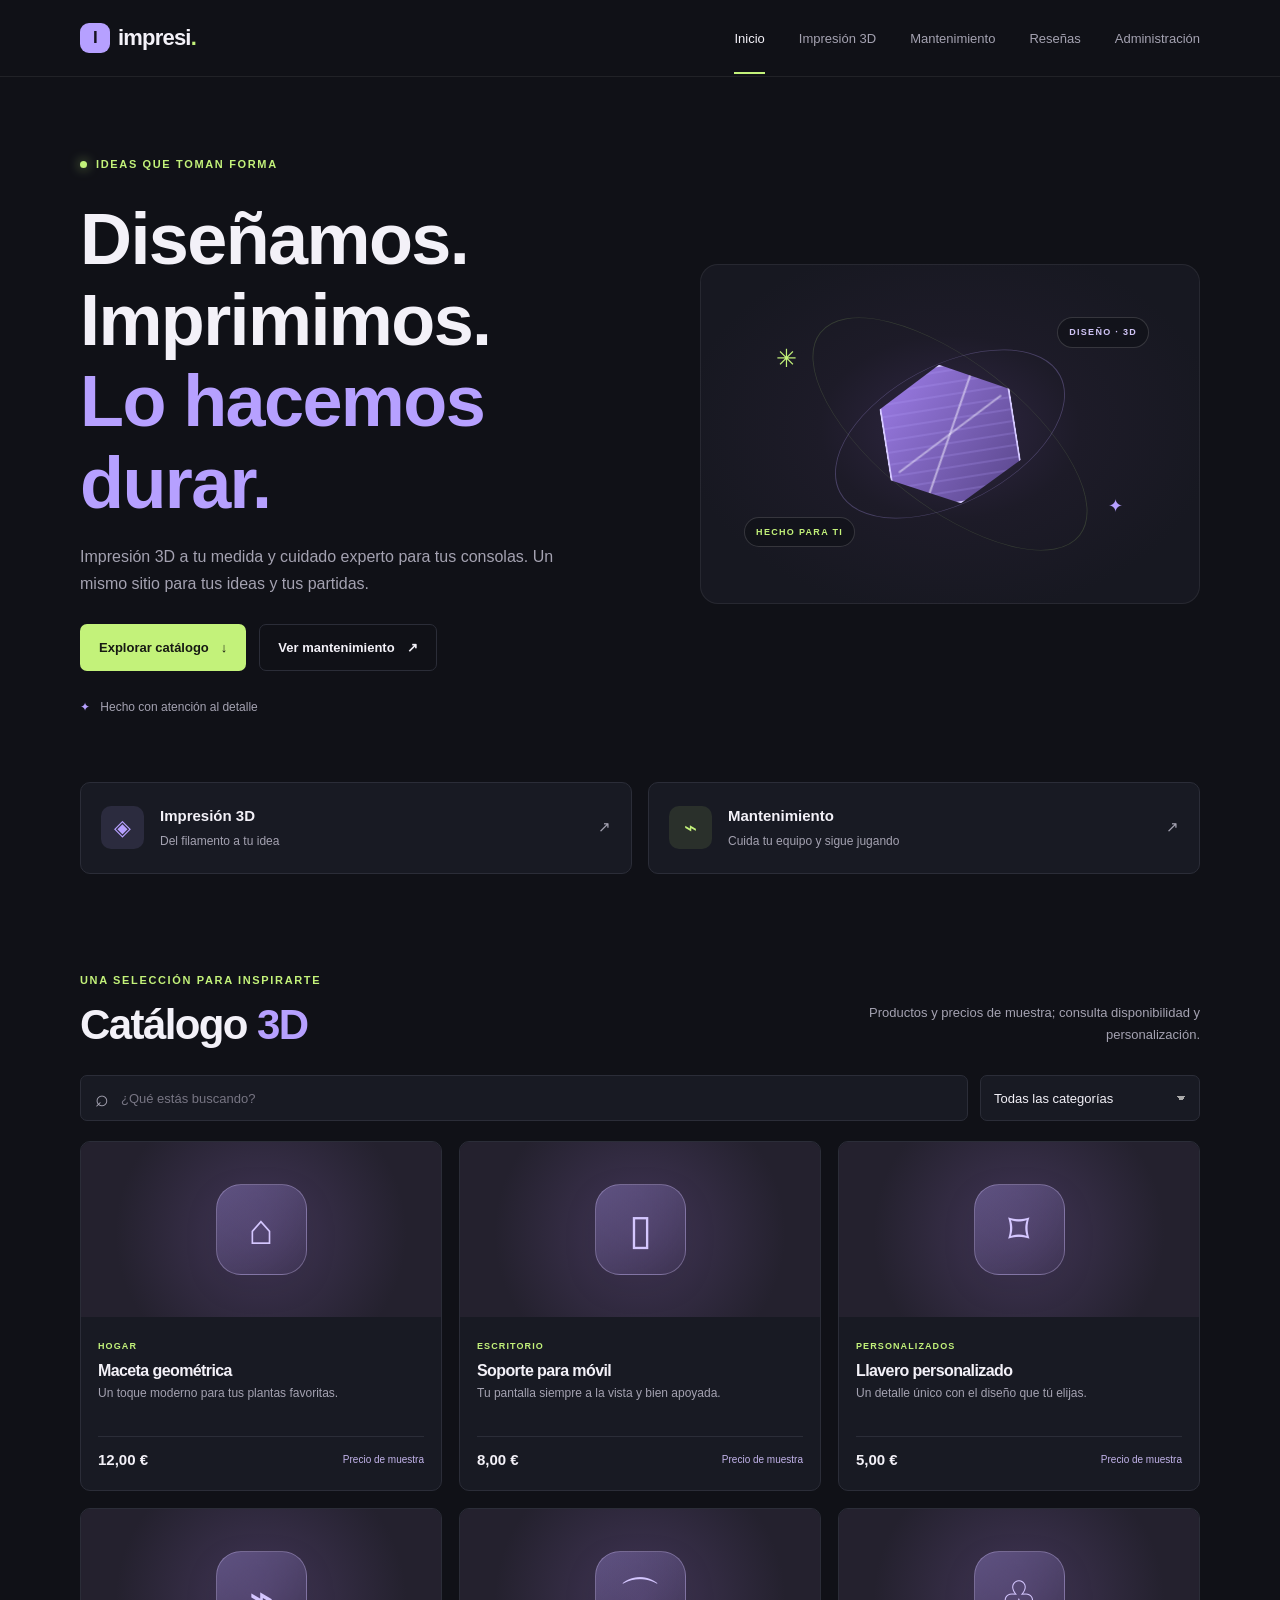
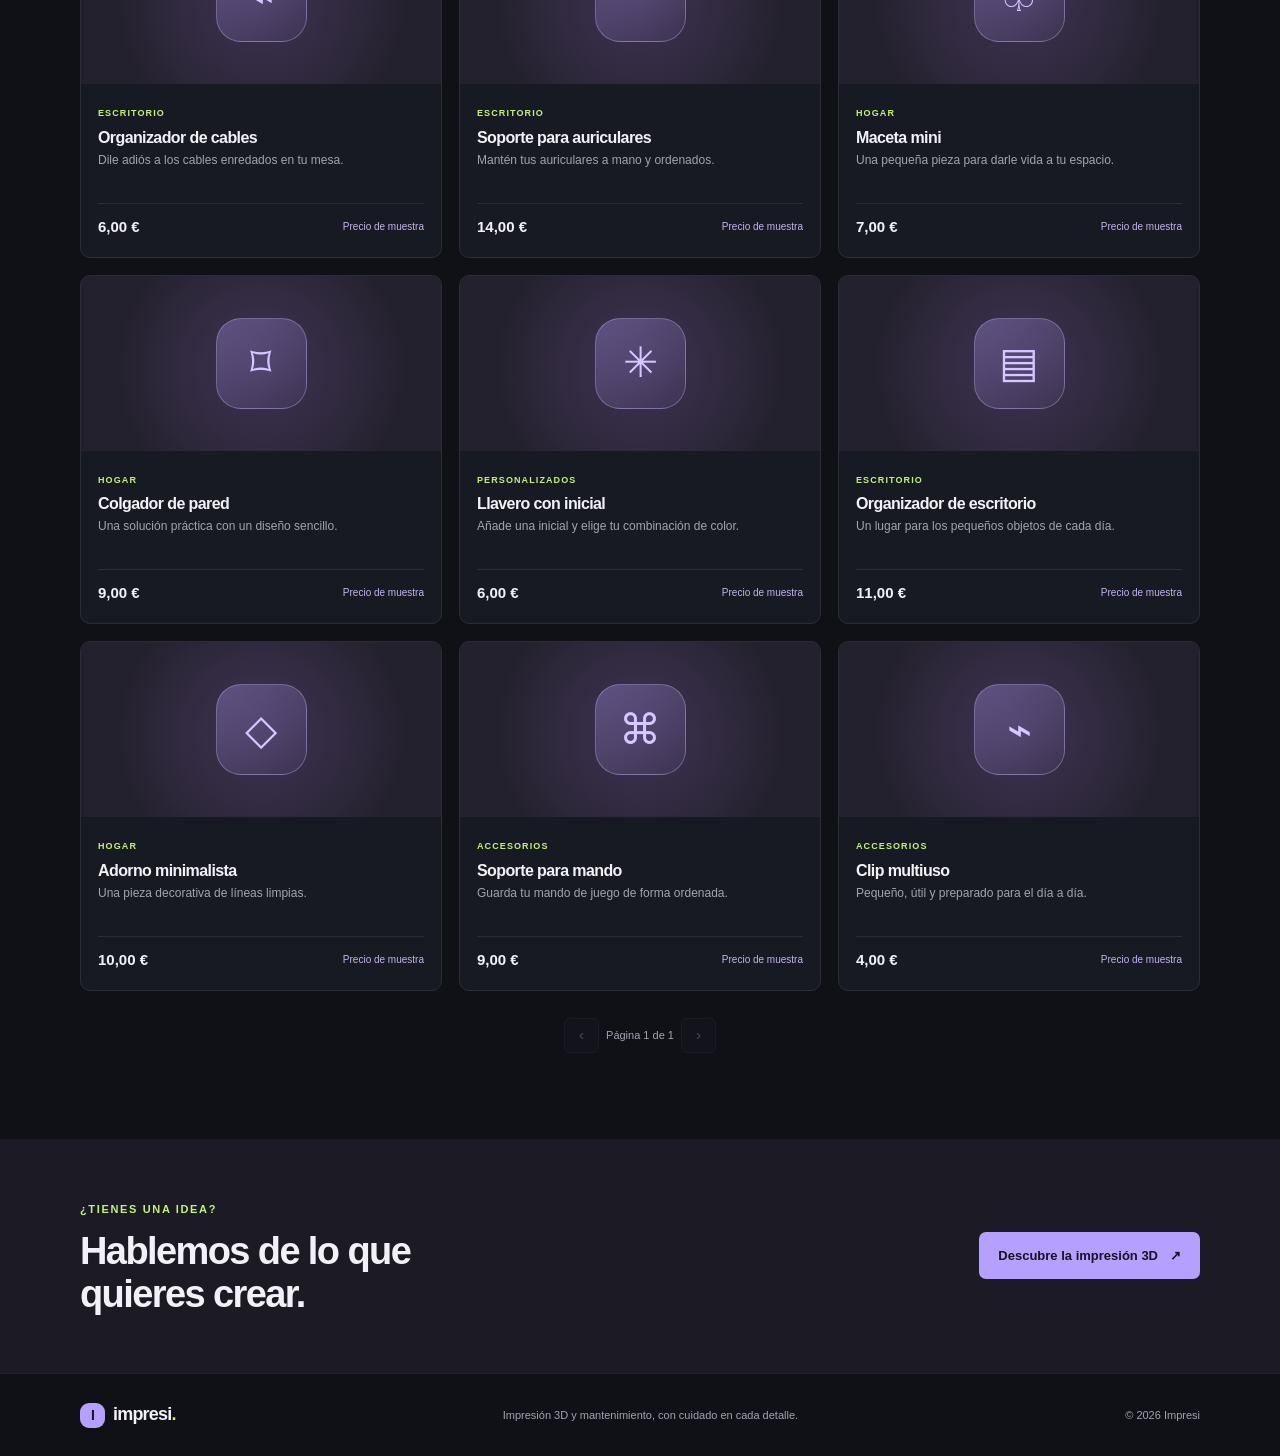
<file: index.html>
<!doctype html>
<html lang="es">
<head>
    <meta charset="UTF-8">
    <meta name="viewport" content="width=device-width, initial-scale=1">
    <meta name="author" content="Rubén Pedrazo Cumbreño">
    <meta name="description" content="Diseño e impresión 3D y mantenimiento de consolas. Descubre el catálogo de Impresi.">
    <title>Impresi | Impresión 3D y mantenimiento</title>
    <link rel="stylesheet" href="index.css">
    <script src="app.js" defer></script>
</head>
<body>
    <header class="site-header">
        <nav class="nav container" aria-label="Navegación principal">
            <a class="brand" href="index.html" aria-label="Impresi, inicio"><span class="brand-mark">I</span>impresi<span class="brand-dot">.</span></a>
            <ul class="nav-links">
                <li><a class="active" href="index.html">Inicio</a></li>
                <li><a href="Impresion3D.html">Impresión 3D</a></li>
                <li><a href="Mantenimiento.html">Mantenimiento</a></li>
                <li><a href="Opiniones.html">Reseñas</a></li>
                <li><a href="admin.html">Administración</a></li>
            </ul>
        </nav>
    </header>

    <main>
        <section class="hero container">
            <div class="hero-copy">
                <span class="eyebrow"><span class="status-dot"></span> Ideas que toman forma</span>
                <h1>Diseñamos. Imprimimos.<br><span>Lo hacemos durar.</span></h1>
                <p>Impresión 3D a tu medida y cuidado experto para tus consolas. Un mismo sitio para tus ideas y tus partidas.</p>
                <div class="hero-actions">
                    <a class="button button-primary" href="#catalogo">Explorar catálogo <span aria-hidden="true">↓</span></a>
                    <a class="button button-quiet" href="Mantenimiento.html">Ver mantenimiento <span aria-hidden="true">↗</span></a>
                </div>
                <div class="hero-note"><span aria-hidden="true">✦</span> Hecho con atención al detalle</div>
            </div>
            <div class="hero-art" aria-label="Ilustración decorativa de una pieza impresa en 3D" role="img">
                <div class="art-orbit orbit-one"></div>
                <div class="art-orbit orbit-two"></div>
                <div class="art-cube"><span></span><i></i></div>
                <div class="art-label label-top">DISEÑO · 3D</div>
                <div class="art-label label-bottom">HECHO PARA TI</div>
                <div class="art-spark spark-one">✳</div>
                <div class="art-spark spark-two">✦</div>
            </div>
        </section>

        <section class="services container" aria-label="Nuestros servicios">
            <a class="service-card" href="Impresion3D.html">
                <span class="service-icon icon-purple" aria-hidden="true">◈</span>
                <span><strong>Impresión 3D</strong><small>Del filamento a tu idea</small></span>
                <span class="service-arrow" aria-hidden="true">↗</span>
            </a>
            <a class="service-card" href="Mantenimiento.html">
                <span class="service-icon icon-green" aria-hidden="true">⌁</span>
                <span><strong>Mantenimiento</strong><small>Cuida tu equipo y sigue jugando</small></span>
                <span class="service-arrow" aria-hidden="true">↗</span>
            </a>
        </section>

        <section class="catalog section container" id="catalogo">
            <div class="section-heading">
                <div>
                    <span class="eyebrow">Una selección para inspirarte</span>
                    <h2>Catálogo <span class="text-accent">3D</span></h2>
                </div>
                <p class="sample-note">Productos y precios de muestra; consulta disponibilidad y personalización.</p>
            </div>
            <div class="catalog-controls">
                <label class="search-box">
                    <span class="sr-only">Buscar productos</span>
                    <span aria-hidden="true">⌕</span>
                    <input id="product-search" type="search" placeholder="¿Qué estás buscando?" autocomplete="off">
                </label>
                <label class="filter-box">
                    <span class="sr-only">Filtrar por categoría</span>
                    <select id="category-filter">
                        <option value="all">Todas las categorías</option>
                        <option value="hogar">Hogar</option>
                        <option value="escritorio">Escritorio</option>
                        <option value="accesorios">Accesorios</option>
                        <option value="personalizados">Personalizados</option>
                    </select>
                </label>
            </div>
            <div class="product-grid" id="product-grid" aria-live="polite"></div>
            <p class="empty-state" id="empty-products" hidden>No encontramos productos con esos criterios. Prueba otra búsqueda.</p>
            <div class="pagination" id="pagination" aria-label="Paginación del catálogo"></div>
        </section>

        <section class="bottom-cta">
            <div class="container cta-inner">
                <div><span class="eyebrow">¿Tienes una idea?</span><h2>Hablemos de lo que<br>quieres crear.</h2></div>
                <a class="button button-light" href="Impresion3D.html">Descubre la impresión 3D <span aria-hidden="true">↗</span></a>
            </div>
        </section>
    </main>

    <footer class="site-footer">
        <div class="container footer-inner">
            <a class="brand footer-brand" href="index.html"><span class="brand-mark">I</span>impresi<span class="brand-dot">.</span></a>
            <p>Impresión 3D y mantenimiento, con cuidado en cada detalle.</p>
            <span>© <span id="current-year"></span> Impresi</span>
        </div>
    </footer>
</body>
</html>
</file>
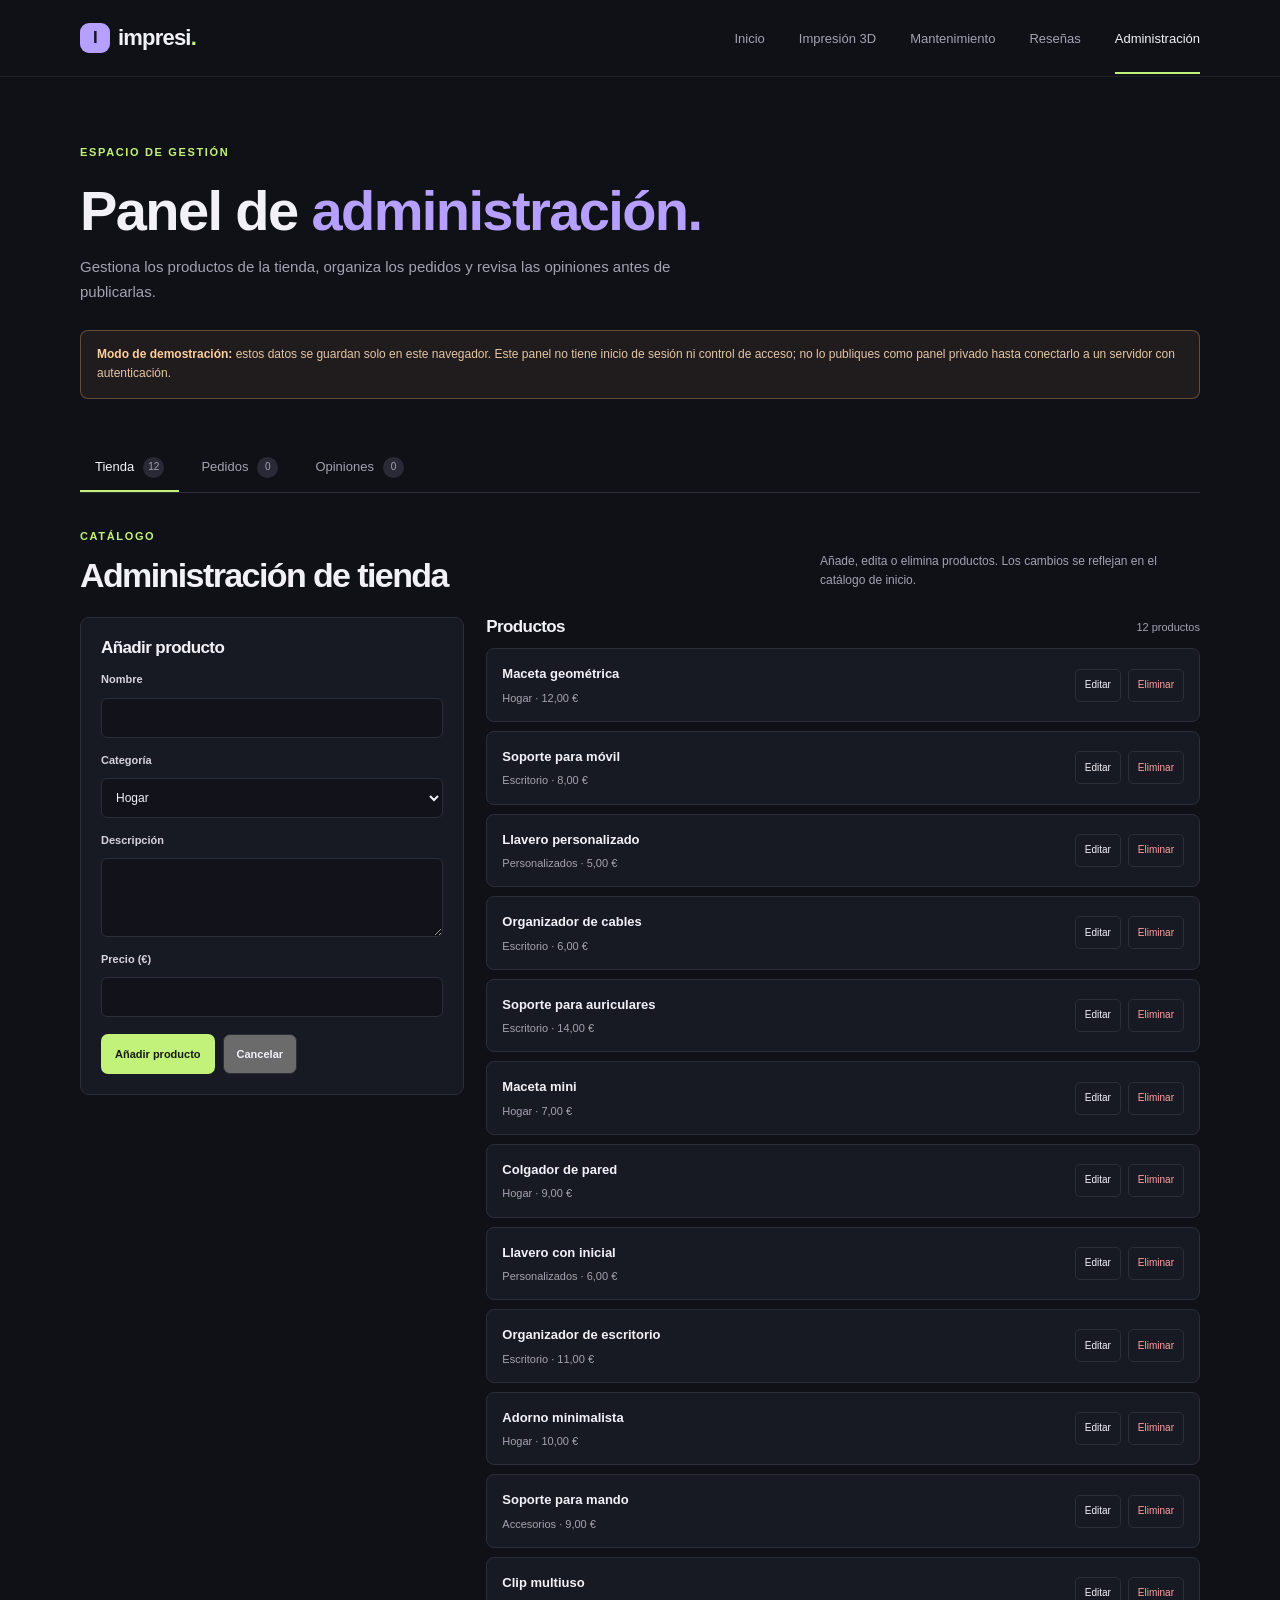
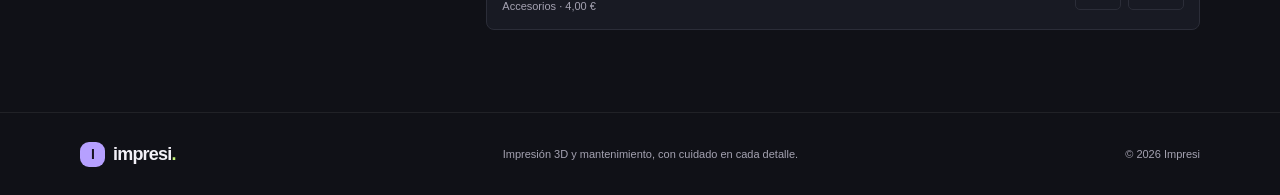
<file: admin.html>
<!doctype html>
<html lang="es">
<head>
    <meta charset="UTF-8">
    <meta name="viewport" content="width=device-width, initial-scale=1">
    <meta name="author" content="Rubén Pedrazo Cumbreño">
    <meta name="description" content="Administración del catálogo, pedidos y opiniones de Impresi.">
    <title>Administración | Impresi</title>
    <link rel="stylesheet" href="index.css">
    <script src="app.js" defer></script>
    <script src="admin.js" defer></script>
</head>
<body>
    <header class="site-header">
        <nav class="nav container" aria-label="Navegación principal">
            <a class="brand" href="index.html" aria-label="Impresi, inicio"><span class="brand-mark">I</span>impresi<span class="brand-dot">.</span></a>
            <ul class="nav-links">
                <li><a href="index.html">Inicio</a></li>
                <li><a href="Impresion3D.html">Impresión 3D</a></li>
                <li><a href="Mantenimiento.html">Mantenimiento</a></li>
                <li><a href="Opiniones.html">Reseñas</a></li>
                <li><a class="active" href="admin.html">Administración</a></li>
            </ul>
        </nav>
    </header>
    <main class="admin-main container">
        <section class="admin-heading">
            <span class="eyebrow">Espacio de gestión</span>
            <h1>Panel de <span class="text-accent">administración.</span></h1>
            <p>Gestiona los productos de la tienda, organiza los pedidos y revisa las opiniones antes de publicarlas.</p>
        </section>

        <aside class="admin-warning" role="note">
            <strong>Modo de demostración:</strong> estos datos se guardan solo en este navegador. Este panel no tiene inicio de sesión ni control de acceso; no lo publiques como panel privado hasta conectarlo a un servidor con autenticación.
        </aside>
        <p id="admin-message" class="admin-message" role="status" aria-live="polite"></p>

        <nav class="admin-tabs" aria-label="Secciones de administración">
            <button type="button" class="admin-tab active" data-panel="store" aria-selected="true">Tienda <span id="product-count" class="tab-count">0</span></button>
            <button type="button" class="admin-tab" data-panel="orders" aria-selected="false">Pedidos <span id="order-count" class="tab-count">0</span></button>
            <button type="button" class="admin-tab" data-panel="reviews" aria-selected="false">Opiniones <span id="review-count" class="tab-count">0</span></button>
        </nav>

        <section class="admin-panel active" id="panel-store" aria-labelledby="store-title">
            <div class="admin-section-heading">
                <div><span class="eyebrow">Catálogo</span><h2 id="store-title">Administración de tienda</h2></div>
                <p>Añade, edita o elimina productos. Los cambios se reflejan en el catálogo de inicio.</p>
            </div>
            <div class="admin-columns">
                <form id="product-form" class="admin-form">
                    <h3 id="product-form-title">Añadir producto</h3>
                    <input type="hidden" name="id">
                    <label for="product-name">Nombre</label>
                    <input id="product-name" name="name" type="text" maxlength="70" required>
                    <label for="product-category">Categoría</label>
                    <select id="product-category" name="category" required>
                        <option value="hogar">Hogar</option>
                        <option value="escritorio">Escritorio</option>
                        <option value="accesorios">Accesorios</option>
                        <option value="personalizados">Personalizados</option>
                    </select>
                    <label for="product-description">Descripción</label>
                    <textarea id="product-description" name="description" rows="3" maxlength="200" required></textarea>
                    <label for="product-price">Precio (€)</label>
                    <input id="product-price" name="price" type="number" min="0.01" max="99999" step="0.01" required>
                    <div class="admin-form-actions">
                        <button class="button button-primary" type="submit" id="product-save">Añadir producto</button>
                        <button class="button button-quiet" type="button" id="product-cancel" hidden>Cancelar</button>
                    </div>
                </form>
                <div class="admin-list-wrap">
                    <div class="admin-list-heading"><h3>Productos</h3><span id="product-list-summary"></span></div>
                    <div id="admin-products" class="admin-list" aria-live="polite"></div>
                    <p id="products-empty" class="admin-empty" hidden>No hay productos en la tienda.</p>
                </div>
            </div>
        </section>

        <section class="admin-panel" id="panel-orders" aria-labelledby="orders-title" hidden>
            <div class="admin-section-heading">
                <div><span class="eyebrow">Seguimiento</span><h2 id="orders-title">Administración de pedidos</h2></div>
                <p>Registra pedidos recibidos y actualiza su estado. El sitio aún no procesa compras en línea.</p>
            </div>
            <form id="order-form" class="admin-form order-form">
                <h3>Registrar pedido</h3>
                <div class="order-fields">
                    <div><label for="order-customer">Cliente</label><input id="order-customer" name="customer" type="text" maxlength="70" required></div>
                    <div><label for="order-item">Producto o servicio</label><input id="order-item" name="item" type="text" maxlength="100" required></div>
                    <div><label for="order-total">Total (€)</label><input id="order-total" name="total" type="number" min="0.01" max="999999" step="0.01" required></div>
                    <div><label for="order-status">Estado inicial</label><select id="order-status" name="status"><option value="Pendiente">Pendiente</option><option value="En preparación">En preparación</option><option value="Enviado">Enviado</option><option value="Entregado">Entregado</option><option value="Cancelado">Cancelado</option></select></div>
                </div>
                <button class="button button-primary" type="submit">Guardar pedido</button>
            </form>
            <div class="admin-list-heading orders-list-heading"><h3>Pedidos registrados</h3><span id="order-list-summary"></span></div>
            <div id="admin-orders" class="admin-list" aria-live="polite"></div>
            <p id="orders-empty" class="admin-empty" hidden>No hay pedidos registrados todavía. Puedes añadir uno cuando recibas un encargo.</p>
        </section>

        <section class="admin-panel" id="panel-reviews" aria-labelledby="reviews-title" hidden>
            <div class="admin-section-heading">
                <div><span class="eyebrow">Moderación</span><h2 id="reviews-title">Administración de opiniones</h2></div>
                <p>Aprueba las reseñas para publicarlas o elimínalas. Las opiniones nuevas quedan pendientes de revisión.</p>
            </div>
            <div class="admin-list-heading"><h3>Opiniones recibidas</h3><span id="review-list-summary"></span></div>
            <div id="admin-reviews" class="admin-list" aria-live="polite"></div>
            <p id="reviews-empty" class="admin-empty" hidden>No hay opiniones pendientes ni publicadas.</p>
        </section>
    </main>
    <footer class="site-footer">
        <div class="container footer-inner">
            <a class="brand footer-brand" href="index.html"><span class="brand-mark">I</span>impresi<span class="brand-dot">.</span></a>
            <p>Impresión 3D y mantenimiento, con cuidado en cada detalle.</p>
            <span>© <span id="current-year"></span> Impresi</span>
        </div>
    </footer>
</body>
</html>
</file>
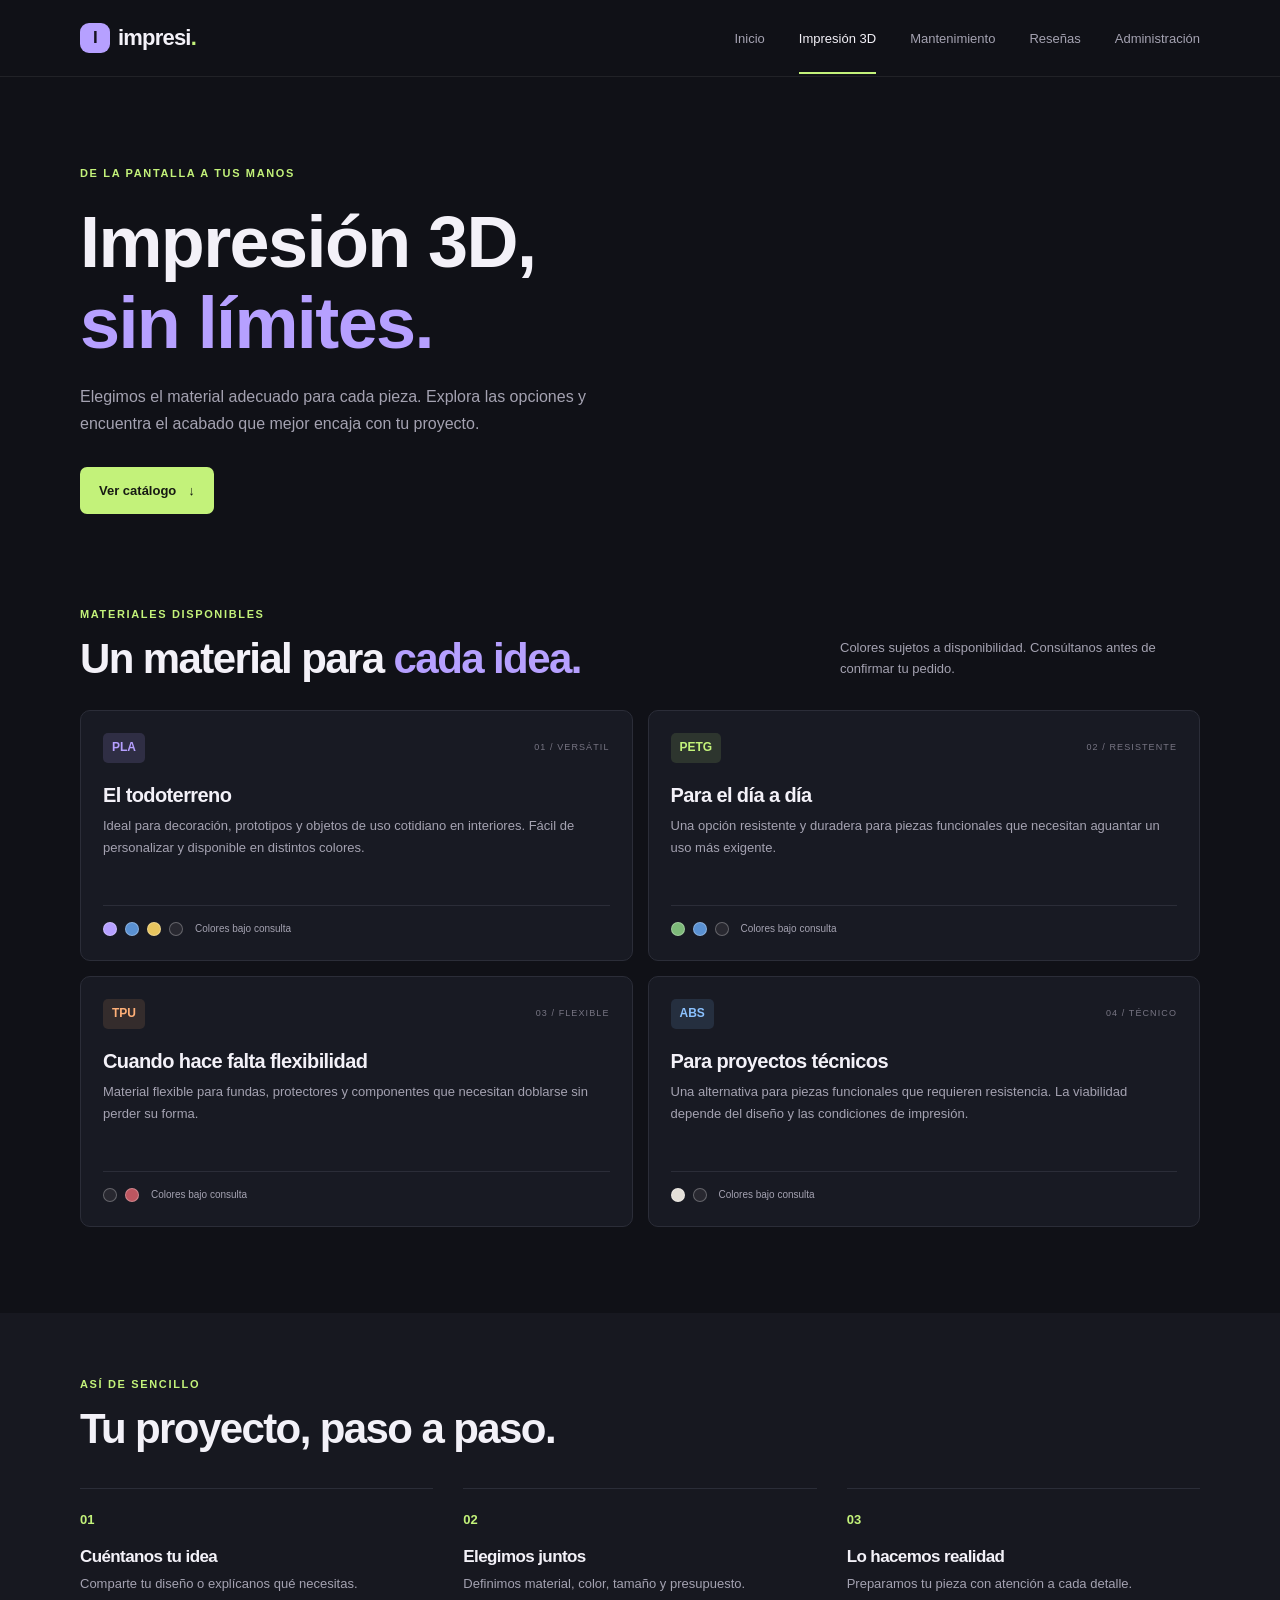
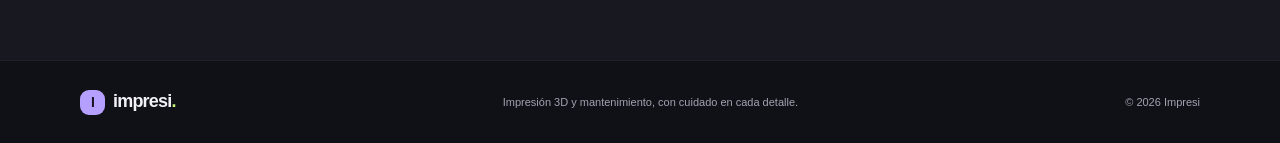
<file: Impresion3D.html>
<!doctype html>
<html lang="es">
<head>
    <meta charset="UTF-8">
    <meta name="viewport" content="width=device-width, initial-scale=1">
    <meta name="author" content="Rubén Pedrazo Cumbreño">
    <meta name="description" content="Conoce los materiales y posibilidades de impresión 3D de Impresi.">
    <title>Impresión 3D | Impresi</title>
    <link rel="stylesheet" href="index.css">
    <script src="app.js" defer></script>
</head>
<body>
    <header class="site-header">
        <nav class="nav container" aria-label="Navegación principal">
            <a class="brand" href="index.html" aria-label="Impresi, inicio"><span class="brand-mark">I</span>impresi<span class="brand-dot">.</span></a>
            <ul class="nav-links">
                <li><a href="index.html">Inicio</a></li>
                <li><a class="active" href="Impresion3D.html">Impresión 3D</a></li>
                <li><a href="Mantenimiento.html">Mantenimiento</a></li>
                <li><a href="Opiniones.html">Reseñas</a></li>
                <li><a href="admin.html">Administración</a></li>
            </ul>
        </nav>
    </header>
    <main>
        <section class="page-hero container">
            <span class="eyebrow">De la pantalla a tus manos</span>
            <h1>Impresión 3D,<br><span class="text-accent">sin límites.</span></h1>
            <p>Elegimos el material adecuado para cada pieza. Explora las opciones y encuentra el acabado que mejor encaja con tu proyecto.</p>
            <a class="button button-primary" href="index.html#catalogo">Ver catálogo <span aria-hidden="true">↓</span></a>
        </section>
        <section class="section container">
            <div class="section-heading">
                <div><span class="eyebrow">Materiales disponibles</span><h2>Un material para <span class="text-accent">cada idea.</span></h2></div>
                <p>Colores sujetos a disponibilidad. Consúltanos antes de confirmar tu pedido.</p>
            </div>
            <div class="material-grid">
                <article class="material-card">
                    <div class="material-top"><span class="material-chip chip-purple">PLA</span><span class="material-code">01 / VERSÁTIL</span></div>
                    <h3>El todoterreno</h3><p>Ideal para decoración, prototipos y objetos de uso cotidiano en interiores. Fácil de personalizar y disponible en distintos colores.</p>
                    <div class="color-row"><span class="color-swatch swatch-lilac"></span><span class="color-swatch swatch-blue"></span><span class="color-swatch swatch-yellow"></span><span class="color-swatch swatch-black"></span><span class="color-caption">Colores bajo consulta</span></div>
                </article>
                <article class="material-card">
                    <div class="material-top"><span class="material-chip chip-green">PETG</span><span class="material-code">02 / RESISTENTE</span></div>
                    <h3>Para el día a día</h3><p>Una opción resistente y duradera para piezas funcionales que necesitan aguantar un uso más exigente.</p>
                    <div class="color-row"><span class="color-swatch swatch-green"></span><span class="color-swatch swatch-blue"></span><span class="color-swatch swatch-black"></span><span class="color-caption">Colores bajo consulta</span></div>
                </article>
                <article class="material-card">
                    <div class="material-top"><span class="material-chip chip-orange">TPU</span><span class="material-code">03 / FLEXIBLE</span></div>
                    <h3>Cuando hace falta flexibilidad</h3><p>Material flexible para fundas, protectores y componentes que necesitan doblarse sin perder su forma.</p>
                    <div class="color-row"><span class="color-swatch swatch-black"></span><span class="color-swatch swatch-red"></span><span class="color-caption">Colores bajo consulta</span></div>
                </article>
                <article class="material-card">
                    <div class="material-top"><span class="material-chip chip-blue">ABS</span><span class="material-code">04 / TÉCNICO</span></div>
                    <h3>Para proyectos técnicos</h3><p>Una alternativa para piezas funcionales que requieren resistencia. La viabilidad depende del diseño y las condiciones de impresión.</p>
                    <div class="color-row"><span class="color-swatch swatch-white"></span><span class="color-swatch swatch-black"></span><span class="color-caption">Colores bajo consulta</span></div>
                </article>
            </div>
        </section>
        <section class="process-section">
            <div class="container">
                <span class="eyebrow">Así de sencillo</span><h2>Tu proyecto, paso a paso.</h2>
                <div class="process-grid">
                    <article><span class="step-number">01</span><h3>Cuéntanos tu idea</h3><p>Comparte tu diseño o explícanos qué necesitas.</p></article>
                    <article><span class="step-number">02</span><h3>Elegimos juntos</h3><p>Definimos material, color, tamaño y presupuesto.</p></article>
                    <article><span class="step-number">03</span><h3>Lo hacemos realidad</h3><p>Preparamos tu pieza con atención a cada detalle.</p></article>
                </div>
            </div>
        </section>
    </main>
    <footer class="site-footer"><div class="container footer-inner"><a class="brand footer-brand" href="index.html"><span class="brand-mark">I</span>impresi<span class="brand-dot">.</span></a><p>Impresión 3D y mantenimiento, con cuidado en cada detalle.</p><span>© <span class="year"></span> Impresi</span></div></footer>
</body>
</html>
</file>
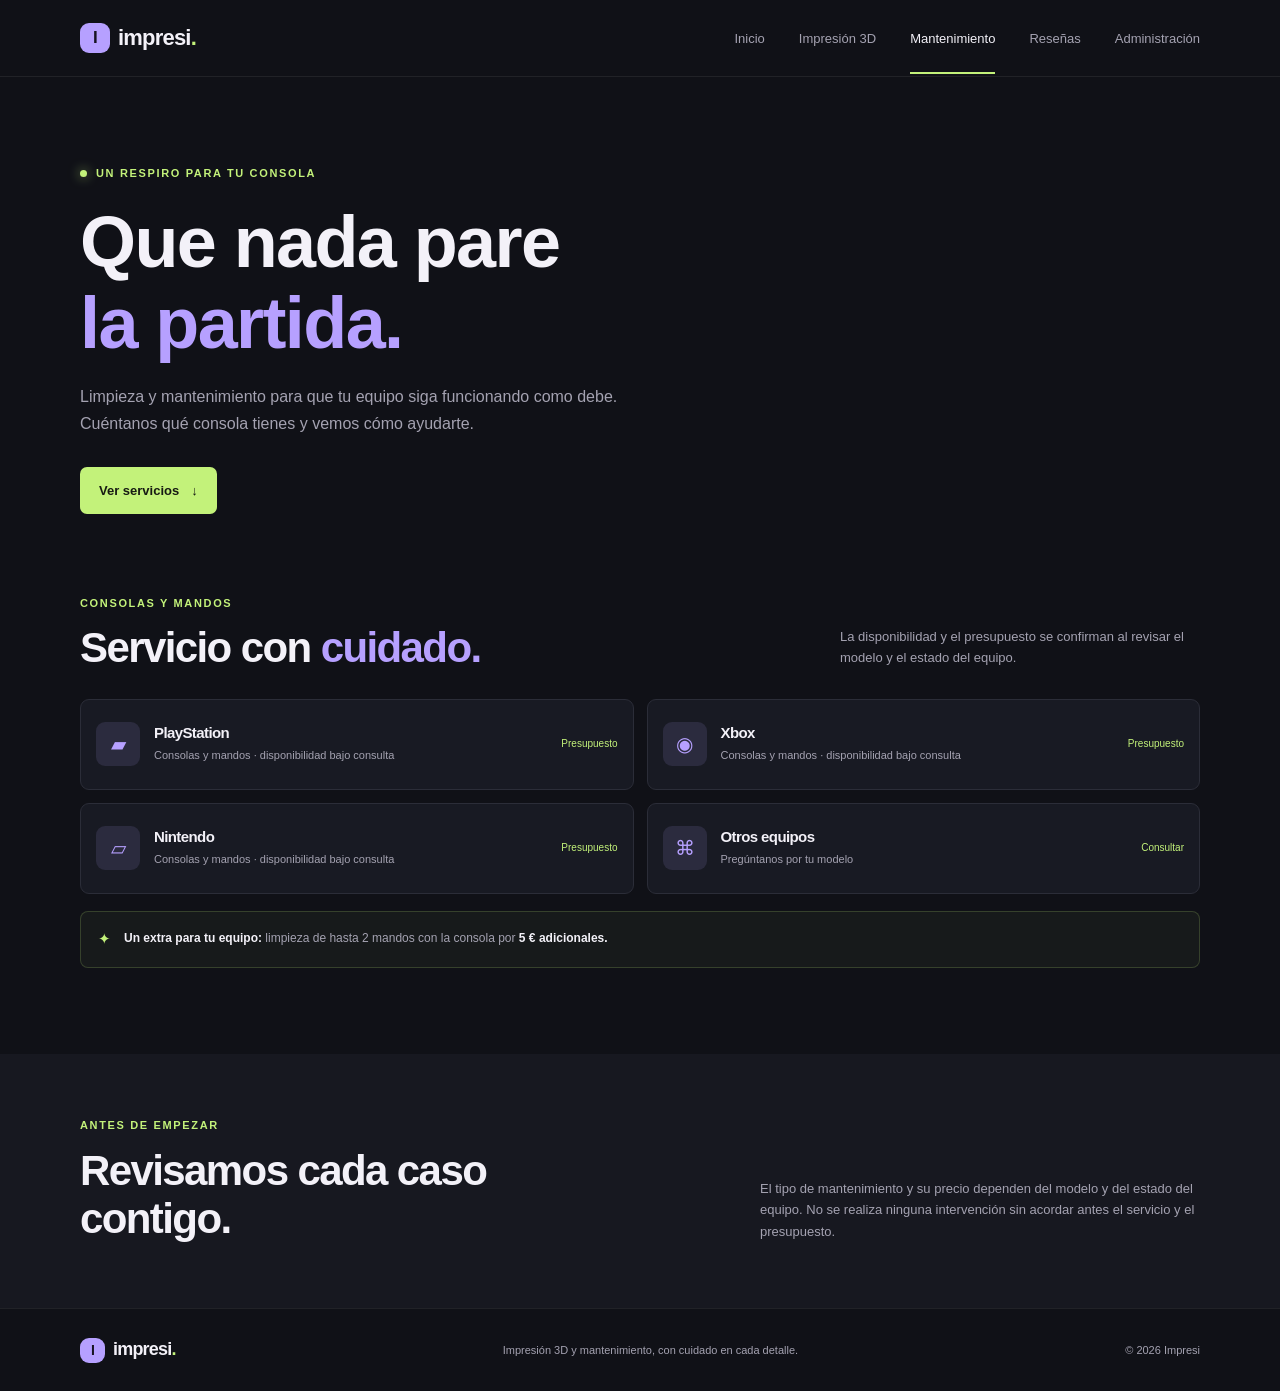
<file: Mantenimiento.html>
<!doctype html>
<html lang="es">
<head>
    <meta charset="UTF-8">
    <meta name="viewport" content="width=device-width, initial-scale=1">
    <meta name="author" content="Rubén Pedrazo Cumbreño">
    <meta name="description" content="Mantenimiento y limpieza de consolas y mandos. Consulta los servicios de Impresi.">
    <title>Mantenimiento de consolas | Impresi</title>
    <link rel="stylesheet" href="index.css">
    <script src="app.js" defer></script>
</head>
<body>
    <header class="site-header">
        <nav class="nav container" aria-label="Navegación principal">
            <a class="brand" href="index.html" aria-label="Impresi, inicio"><span class="brand-mark">I</span>impresi<span class="brand-dot">.</span></a>
            <ul class="nav-links">
                <li><a href="index.html">Inicio</a></li>
                <li><a href="Impresion3D.html">Impresión 3D</a></li>
                <li><a class="active" href="Mantenimiento.html">Mantenimiento</a></li>
                <li><a href="Opiniones.html">Reseñas</a></li>
                <li><a href="admin.html">Administración</a></li>
            </ul>
        </nav>
    </header>
    <main>
        <section class="page-hero container maintenance-hero">
            <span class="eyebrow"><span class="status-dot"></span> Un respiro para tu consola</span>
            <h1>Que nada pare<br><span class="text-accent">la partida.</span></h1>
            <p>Limpieza y mantenimiento para que tu equipo siga funcionando como debe. Cuéntanos qué consola tienes y vemos cómo ayudarte.</p>
            <a class="button button-primary" href="#servicios">Ver servicios <span aria-hidden="true">↓</span></a>
        </section>
        <section class="section container" id="servicios">
            <div class="section-heading">
                <div><span class="eyebrow">Consolas y mandos</span><h2>Servicio con <span class="text-accent">cuidado.</span></h2></div>
                <p>La disponibilidad y el presupuesto se confirman al revisar el modelo y el estado del equipo.</p>
            </div>
            <div class="console-grid">
                <article class="console-card"><span class="console-icon" aria-hidden="true">▰</span><div><h3>PlayStation</h3><p>Consolas y mandos · disponibilidad bajo consulta</p></div><span class="price-label">Presupuesto</span></article>
                <article class="console-card"><span class="console-icon" aria-hidden="true">◉</span><div><h3>Xbox</h3><p>Consolas y mandos · disponibilidad bajo consulta</p></div><span class="price-label">Presupuesto</span></article>
                <article class="console-card"><span class="console-icon" aria-hidden="true">▱</span><div><h3>Nintendo</h3><p>Consolas y mandos · disponibilidad bajo consulta</p></div><span class="price-label">Presupuesto</span></article>
                <article class="console-card"><span class="console-icon" aria-hidden="true">⌘</span><div><h3>Otros equipos</h3><p>Pregúntanos por tu modelo</p></div><span class="price-label">Consultar</span></article>
            </div>
            <div class="maintenance-note"><span class="note-icon" aria-hidden="true">✦</span><p><strong>Un extra para tu equipo:</strong> limpieza de hasta 2 mandos con la consola por <strong>5 € adicionales.</strong></p></div>
        </section>
        <section class="process-section">
            <div class="container maintenance-bottom">
                <div><span class="eyebrow">Antes de empezar</span><h2>Revisamos cada caso contigo.</h2></div>
                <p>El tipo de mantenimiento y su precio dependen del modelo y del estado del equipo. No se realiza ninguna intervención sin acordar antes el servicio y el presupuesto.</p>
            </div>
        </section>
    </main>
    <footer class="site-footer"><div class="container footer-inner"><a class="brand footer-brand" href="index.html"><span class="brand-mark">I</span>impresi<span class="brand-dot">.</span></a><p>Impresión 3D y mantenimiento, con cuidado en cada detalle.</p><span>© <span class="year"></span> Impresi</span></div></footer>
</body>
</html>
</file>
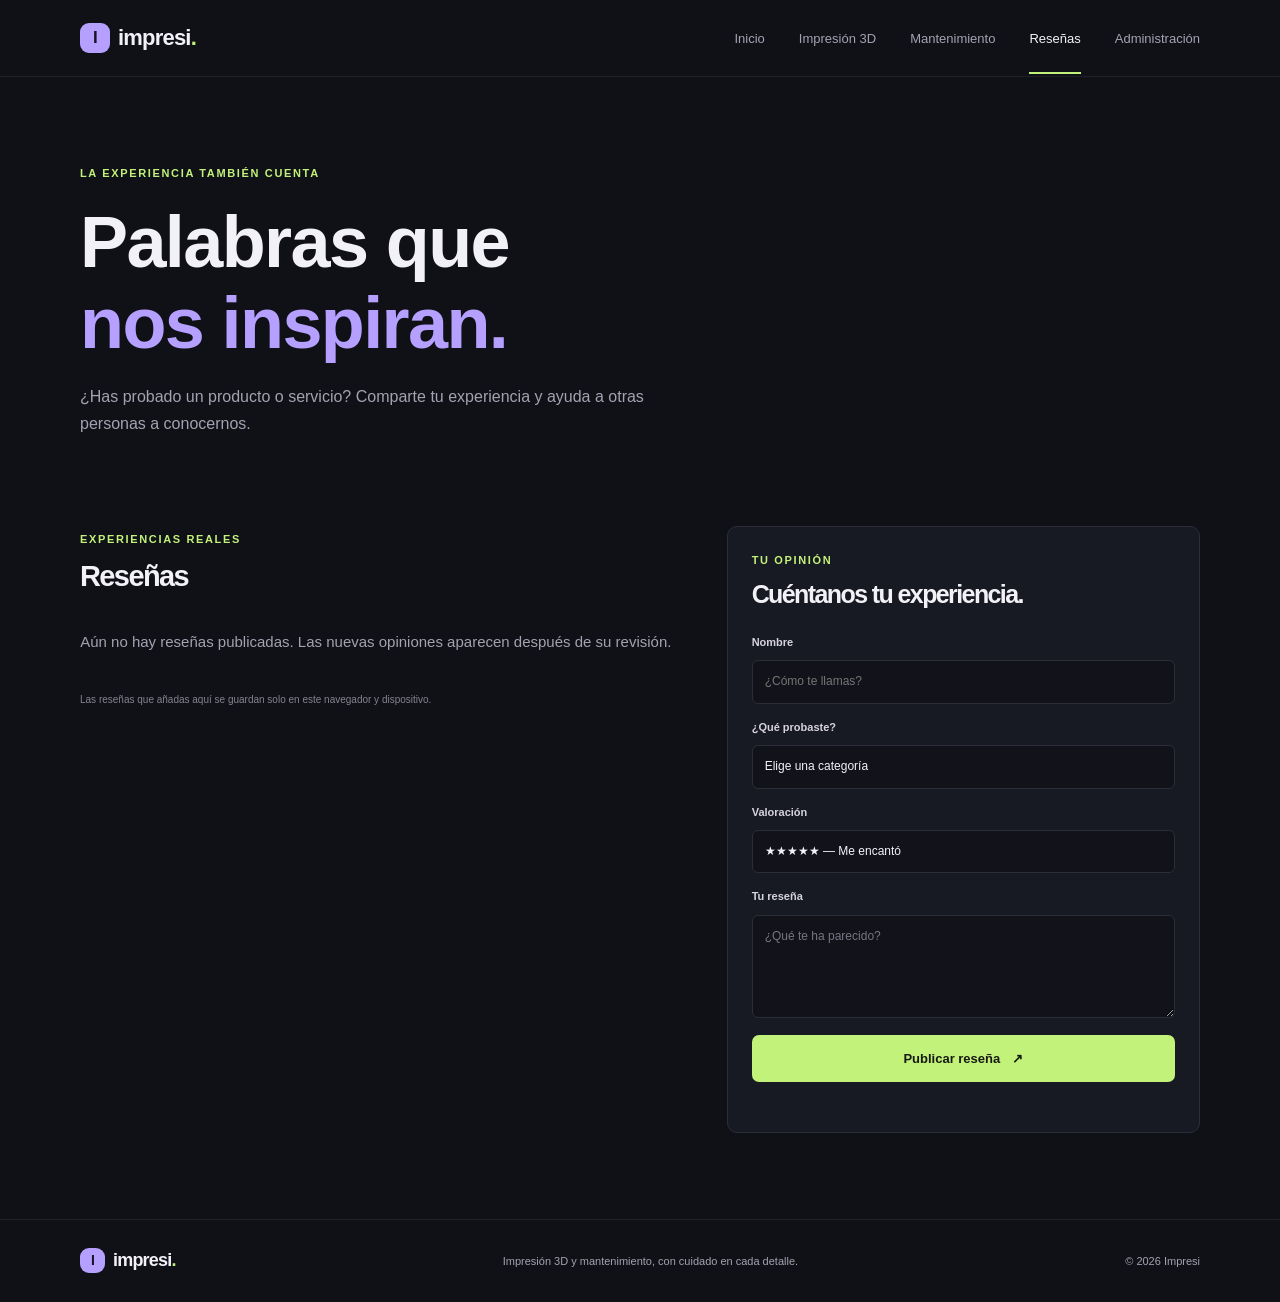
<file: Opiniones.html>
<!doctype html>
<html lang="es">
<head>
    <meta charset="UTF-8">
    <meta name="viewport" content="width=device-width, initial-scale=1">
    <meta name="author" content="Rubén Pedrazo Cumbreño">
    <meta name="description" content="Lee y comparte opiniones sobre los productos y servicios de Impresi.">
    <title>Reseñas | Impresi</title>
    <link rel="stylesheet" href="index.css">
    <script src="app.js" defer></script>
</head>
<body>
    <header class="site-header">
        <nav class="nav container" aria-label="Navegación principal">
            <a class="brand" href="index.html" aria-label="Impresi, inicio"><span class="brand-mark">I</span>impresi<span class="brand-dot">.</span></a>
            <ul class="nav-links">
                <li><a href="index.html">Inicio</a></li>
                <li><a href="Impresion3D.html">Impresión 3D</a></li>
                <li><a href="Mantenimiento.html">Mantenimiento</a></li>
                <li><a class="active" href="Opiniones.html">Reseñas</a></li>
                <li><a href="admin.html">Administración</a></li>
            </ul>
        </nav>
    </header>
    <main>
        <section class="page-hero container reviews-hero">
            <span class="eyebrow">La experiencia también cuenta</span>
            <h1>Palabras que<br><span class="text-accent">nos inspiran.</span></h1>
            <p>¿Has probado un producto o servicio? Comparte tu experiencia y ayuda a otras personas a conocernos.</p>
        </section>
        <section class="section container reviews-layout">
            <div class="review-list-column">
                <div class="section-heading review-heading"><div><span class="eyebrow">Experiencias reales</span><h2>Reseñas</h2></div></div>
                <div id="review-list" class="review-list" aria-live="polite"></div>
                <p id="empty-reviews" class="empty-state">Aún no hay reseñas publicadas. Las nuevas opiniones aparecen después de su revisión.</p>
                <p class="storage-note">Las reseñas que añadas aquí se guardan solo en este navegador y dispositivo.</p>
            </div>
            <form class="review-form" id="review-form">
                <span class="eyebrow">Tu opinión</span>
                <h2>Cuéntanos tu experiencia.</h2>
                <label for="review-name">Nombre</label>
                <input id="review-name" name="name" type="text" maxlength="40" placeholder="¿Cómo te llamas?" required>
                <label for="review-category">¿Qué probaste?</label>
                <select id="review-category" name="category" required>
                    <option value="" disabled selected>Elige una categoría</option>
                    <option>Impresión 3D</option>
                    <option>Mantenimiento</option>
                    <option>Otro</option>
                </select>
                <label for="review-rating">Valoración</label>
                <select id="review-rating" name="rating" required>
                    <option value="5">★★★★★ — Me encantó</option>
                    <option value="4">★★★★☆ — Muy bien</option>
                    <option value="3">★★★☆☆ — Bien</option>
                    <option value="2">★★☆☆☆ — Podría mejorar</option>
                    <option value="1">★☆☆☆☆ — No era lo esperado</option>
                </select>
                <label for="review-text">Tu reseña</label>
                <textarea id="review-text" name="text" rows="4" maxlength="500" placeholder="¿Qué te ha parecido?" required></textarea>
                <button class="button button-primary submit-button" type="submit">Publicar reseña <span aria-hidden="true">↗</span></button>
                <p class="form-message" id="review-message" role="status"></p>
            </form>
        </section>
    </main>
    <footer class="site-footer"><div class="container footer-inner"><a class="brand footer-brand" href="index.html"><span class="brand-mark">I</span>impresi<span class="brand-dot">.</span></a><p>Impresión 3D y mantenimiento, con cuidado en cada detalle.</p><span>© <span class="year"></span> Impresi</span></div></footer>
</body>
</html>
</file>
<file: index.css>
:root {
    color-scheme: dark;
    --bg: #101117;
    --surface: #181a23;
    --line: #2b2d38;
    --text: #f3f1f8;
    --muted: #a4a2b1;
    --purple: #b6a0ff;
    --green: #c3f27a;
    --font-body: Arial, Helvetica, sans-serif;
    --font-display: 'Trebuchet MS', Arial, sans-serif;
}

* { box-sizing: border-box; }
html { scroll-behavior: smooth; }
body { margin: 0; background: var(--bg); color: var(--text); font-family: var(--font-body); font-size: 15px; line-height: 1.65; }
a { color: inherit; text-decoration: none; }
button, input, select, textarea { font: inherit; }
button, a, select { -webkit-tap-highlight-color: transparent; }
.container { width: min(1120px, calc(100% - 48px)); margin-inline: auto; }
.sr-only { position: absolute; width: 1px; height: 1px; padding: 0; margin: -1px; overflow: hidden; clip: rect(0, 0, 0, 0); white-space: nowrap; border: 0; }
.site-header { border-bottom: 1px solid rgba(255,255,255,.07); }
.nav { min-height: 76px; display: flex; align-items: center; justify-content: space-between; gap: 30px; }
.brand { display: inline-flex; align-items: center; gap: 8px; font-family: var(--font-display); font-size: 22px; font-weight: 700; letter-spacing: -.8px; }
.brand-mark { display: grid; width: 30px; height: 30px; place-items: center; border-radius: 9px; background: var(--purple); color: #171321; font-size: 17px; }
.brand-dot { color: var(--green); margin-left: -8px; }
.nav-links { display: flex; align-items: center; gap: 34px; margin: 0; padding: 0; list-style: none; }
.nav-links a { color: var(--muted); font-size: 13px; transition: color .2s ease; }
.nav-links a:hover, .nav-links a.active { color: var(--text); }
.nav-links a.active { position: relative; }
.nav-links a.active::after { position: absolute; right: 0; bottom: -28px; left: 0; height: 2px; background: var(--green); content: ""; }
h1, h2, h3, p { margin-top: 0; }
h1, h2, h3 { font-family: var(--font-display); letter-spacing: -1.6px; line-height: 1.13; }
h1 { margin-bottom: 20px; font-size: clamp(44px, 6vw, 72px); }
h2 { margin-bottom: 0; font-size: clamp(30px, 4vw, 42px); }
h3 { letter-spacing: -.6px; }
.text-accent { color: var(--purple); }
.eyebrow { display: inline-flex; align-items: center; gap: 9px; color: var(--green); font-size: 11px; font-weight: 700; letter-spacing: 1.65px; text-transform: uppercase; }
.status-dot { width: 7px; height: 7px; border-radius: 50%; background: var(--green); box-shadow: 0 0 12px rgba(195,242,122,.7); }
.hero { position: relative; display: grid; min-height: 505px; grid-template-columns: 1fr .85fr; align-items: center; gap: 32px; padding-block: 74px 64px; }
.hero-copy { position: relative; z-index: 1; }
.hero h1 { margin-top: 23px; }
.hero h1 span { color: var(--purple); }
.hero-copy > p, .page-hero > p { max-width: 500px; margin-bottom: 27px; color: var(--muted); font-size: 16px; }
.hero-actions { display: flex; flex-wrap: wrap; align-items: center; gap: 13px; }
.button { display: inline-flex; min-height: 47px; align-items: center; justify-content: center; gap: 12px; border: 1px solid transparent; border-radius: 7px; padding: 0 18px; font-size: 13px; font-weight: 700; transition: transform .18s ease, background .18s ease; }
.button:hover { transform: translateY(-2px); }
.button-primary { background: var(--green); color: #171a13; }
.button-primary:hover { background: #d3ff91; }
.button-quiet { border-color: var(--line); color: var(--text); }
.button-quiet:hover { background: var(--surface); }
.hero-note { margin-top: 27px; color: var(--muted); font-size: 12px; }
.hero-note span { padding-right: 7px; color: var(--purple); }
.hero-art { position: relative; display: grid; min-height: 340px; place-items: center; overflow: hidden; border: 1px solid rgba(255,255,255,.07); border-radius: 18px; background: radial-gradient(ellipse at 50% 48%, #302744 0, #1d1b28 37%, #171821 76%); }
.art-orbit { position: absolute; width: 250px; height: 250px; border: 1px solid rgba(182,160,255,.28); border-radius: 50%; transform: rotate(-28deg) scaleY(.55); }
.orbit-two { width: 330px; height: 330px; border-color: rgba(195,242,122,.16); transform: rotate(38deg) scaleY(.44); }
.art-cube { position: relative; width: 132px; height: 140px; border: 2px solid #d5c9ff; background: repeating-linear-gradient(0deg, transparent 0 10px, rgba(182,160,255,.2) 10px 12px), linear-gradient(135deg, #9d7de8, #59468a); clip-path: polygon(50% 0, 100% 25%, 100% 76%, 50% 100%, 0 76%, 0 25%); filter: drop-shadow(0 18px 34px rgba(157,125,232,.25)); transform: rotate(-9deg); }
.art-cube span { position: absolute; top: 0; left: 49%; width: 2px; height: 100%; background: rgba(244,239,255,.55); transform: rotate(28deg); }
.art-cube i { position: absolute; top: 49%; left: 0; width: 100%; height: 2px; background: rgba(244,239,255,.5); transform: rotate(-28deg); }
.art-label { position: absolute; border: 1px solid rgba(255,255,255,.15); border-radius: 30px; padding: 7px 11px; background: rgba(16,17,23,.66); color: #d1c5f7; font-size: 9px; font-weight: 700; letter-spacing: 1.3px; }
.label-top { top: 52px; right: 50px; }
.label-bottom { bottom: 56px; left: 43px; color: var(--green); }
.art-spark { position: absolute; color: var(--green); }
.spark-one { top: 73px; left: 75px; font-size: 25px; }
.spark-two { right: 76px; bottom: 82px; color: var(--purple); font-size: 18px; }
.services { display: grid; grid-template-columns: repeat(2, 1fr); gap: 16px; padding-bottom: 78px; }
.service-card { display: flex; min-height: 92px; align-items: center; gap: 16px; border: 1px solid var(--line); border-radius: 10px; padding: 17px 20px; background: var(--surface); transition: border-color .2s ease, transform .2s ease; }
.service-card:hover { transform: translateY(-3px); border-color: #625a76; }
.service-icon { display: grid; width: 43px; height: 43px; flex: 0 0 43px; place-items: center; border-radius: 10px; font-size: 22px; }
.icon-purple { background: rgba(182,160,255,.12); color: var(--purple); }
.icon-green { background: rgba(195,242,122,.1); color: var(--green); }
.service-card strong, .service-card small { display: block; }
.service-card strong { font-family: var(--font-display); font-size: 15px; }
.service-card small { margin-top: 3px; color: var(--muted); font-size: 12px; }
.service-arrow { margin-left: auto; color: var(--muted); }
.section { padding-block: 15px 86px; }
.section-heading { display: flex; align-items: end; justify-content: space-between; gap: 25px; margin-bottom: 27px; }
.section-heading .eyebrow { margin-bottom: 12px; }
.section-heading > p { max-width: 360px; margin-bottom: 3px; color: var(--muted); font-size: 13px; }
.sample-note { text-align: right; }
.catalog-controls { display: flex; gap: 12px; margin-bottom: 20px; }
.search-box, .filter-box { display: flex; min-height: 46px; align-items: center; border: 1px solid var(--line); border-radius: 7px; background: var(--surface); }
.search-box { flex: 1; gap: 10px; padding: 0 14px; color: var(--muted); }
.search-box > span:not(.sr-only) { font-size: 23px; line-height: 1; }
.search-box input, .filter-box select { width: 100%; border: 0; outline: 0; background: transparent; color: var(--text); font-size: 13px; }
.search-box input::placeholder, textarea::placeholder { color: #777583; }
.filter-box { width: 220px; padding: 0 13px; }
.filter-box select, .review-form select { appearance: none; background-image: linear-gradient(45deg, transparent 50%, #aaa 50%), linear-gradient(135deg, #aaa 50%, transparent 50%); background-position: calc(100% - 5px) 50%, 100% 50%; background-repeat: no-repeat; background-size: 5px 5px, 5px 5px; cursor: pointer; }
option { background: var(--surface); color: var(--text); }
.product-grid { display: grid; grid-template-columns: repeat(3, 1fr); gap: 17px; }
.product-card { overflow: hidden; border: 1px solid var(--line); border-radius: 10px; background: var(--surface); transition: transform .2s ease, border-color .2s ease; }
.product-card:hover { transform: translateY(-4px); border-color: #5b536c; }
.product-art { display: grid; height: 175px; place-items: center; background: radial-gradient(circle at 50% 52%, #423657, #24212e 72%); }
.product-symbol { display: grid; width: 91px; height: 91px; place-items: center; border: 1px solid rgba(217,203,255,.32); border-radius: 25px; background: linear-gradient(145deg, rgba(182,160,255,.32), rgba(114,91,157,.12)); color: #d5c7ff; font-size: 42px; filter: drop-shadow(0 12px 17px rgba(0,0,0,.24)); }
.product-info { padding: 15px 17px 17px; }
.product-category { color: var(--green); font-size: 9px; font-weight: 700; letter-spacing: 1.1px; text-transform: uppercase; }
.product-info h3 { margin: 5px 0 4px; font-size: 16px; }
.product-info p { min-height: 40px; margin-bottom: 12px; color: var(--muted); font-size: 12px; }
.product-meta { display: flex; align-items: center; justify-content: space-between; border-top: 1px solid var(--line); padding-top: 11px; }
.product-price { font-family: var(--font-display); font-size: 15px; font-weight: 700; }
.product-tag { color: #c3b4eb; font-size: 10px; }
.empty-state { padding: 22px 0; color: var(--muted); text-align: center; }
.pagination { display: flex; align-items: center; justify-content: center; gap: 7px; margin-top: 27px; }
.pagination button { min-width: 35px; height: 35px; border: 1px solid var(--line); border-radius: 6px; background: var(--surface); color: var(--muted); cursor: pointer; }
.pagination button[aria-current="page"] { border-color: var(--green); background: var(--green); color: #171a13; }
.pagination button:disabled { opacity: .4; cursor: default; }
.pagination-status { color: var(--muted); font-size: 11px; }
.bottom-cta { padding-block: 57px; background: #1c1a25; }
.cta-inner { display: flex; align-items: center; justify-content: space-between; gap: 24px; }
.cta-inner h2 { margin-top: 10px; font-size: clamp(28px, 4vw, 38px); }
.button-light { flex-shrink: 0; background: var(--purple); color: #171321; }
.button-light:hover { background: #cbbaff; }
.site-footer { border-top: 1px solid rgba(255,255,255,.07); }
.footer-inner { display: flex; min-height: 82px; align-items: center; justify-content: space-between; gap: 18px; }
.footer-brand { font-size: 18px; }
.footer-brand .brand-mark { width: 25px; height: 25px; font-size: 14px; }
.footer-inner p, .footer-inner > span { margin: 0; color: var(--muted); font-size: 11px; }
.page-hero { padding-block: 83px 72px; }
.page-hero h1 { max-width: 700px; margin-top: 17px; }
.page-hero > p { max-width: 570px; }
.page-hero .button { margin-top: 3px; }
.material-grid { display: grid; grid-template-columns: repeat(2, 1fr); gap: 15px; }
.material-card { border: 1px solid var(--line); border-radius: 10px; padding: 22px; background: var(--surface); }
.material-top { display: flex; align-items: center; justify-content: space-between; margin-bottom: 21px; }
.material-chip { border-radius: 5px; padding: 5px 9px; font-family: var(--font-display); font-size: 12px; font-weight: 700; }
.chip-purple { background: rgba(182,160,255,.15); color: var(--purple); }
.chip-green { background: rgba(195,242,122,.12); color: var(--green); }
.chip-orange { background: rgba(255,173,110,.12); color: #ffb078; }
.chip-blue { background: rgba(123,185,255,.13); color: #8bc2ff; }
.material-code { color: #777583; font-size: 9px; letter-spacing: 1.1px; }
.material-card h3 { margin-bottom: 9px; font-size: 20px; }
.material-card > p { min-height: 72px; margin-bottom: 18px; color: var(--muted); font-size: 13px; }
.color-row { display: flex; align-items: center; gap: 8px; border-top: 1px solid var(--line); padding-top: 15px; }
.color-swatch { width: 14px; height: 14px; border: 1px solid rgba(255,255,255,.28); border-radius: 50%; }
.swatch-lilac { background: #b6a0ff; }.swatch-blue { background: #5a91d2; }.swatch-yellow { background: #e8c55e; }.swatch-black { background: #282830; }.swatch-green { background: #7dba79; }.swatch-red { background: #bd5660; }.swatch-white { background: #e4e0d9; }
.color-caption { margin-left: 4px; color: var(--muted); font-size: 10px; }
.process-section { padding-block: 58px 66px; background: #171820; }
.process-section h2 { margin-top: 10px; }
.process-grid { display: grid; grid-template-columns: repeat(3, 1fr); gap: 30px; margin-top: 35px; }
.process-grid article { border-top: 1px solid var(--line); padding-top: 18px; }
.step-number { color: var(--green); font-family: var(--font-display); font-size: 13px; font-weight: 700; }
.process-grid h3 { margin: 15px 0 7px; font-size: 17px; }
.process-grid p, .maintenance-bottom > p { margin-bottom: 0; color: var(--muted); font-size: 13px; }
.maintenance-hero { padding-bottom: 61px; }
.console-grid { display: grid; grid-template-columns: repeat(2, 1fr); gap: 13px; }
.console-card { display: flex; min-height: 91px; align-items: center; gap: 14px; border: 1px solid var(--line); border-radius: 9px; padding: 15px; background: var(--surface); }
.console-icon { display: grid; width: 44px; height: 44px; flex: 0 0 44px; place-items: center; border-radius: 9px; background: rgba(182,160,255,.12); color: var(--purple); font-size: 20px; }
.console-card h3 { margin: 0 0 4px; font-size: 15px; }
.console-card p { margin: 0; color: var(--muted); font-size: 11px; }
.price-label { margin-left: auto; color: var(--green); font-size: 10px; white-space: nowrap; }
.maintenance-note { display: flex; align-items: center; gap: 13px; margin-top: 17px; border: 1px solid rgba(195,242,122,.18); border-radius: 8px; padding: 15px 17px; background: rgba(195,242,122,.04); }
.note-icon { color: var(--green); }
.maintenance-note p { margin: 0; color: var(--muted); font-size: 12px; }
.maintenance-note strong { color: var(--text); }
.maintenance-bottom { display: flex; align-items: end; justify-content: space-between; gap: 35px; }
.maintenance-bottom h2 { max-width: 430px; margin-top: 11px; }
.maintenance-bottom > p { max-width: 440px; }
.reviews-hero { padding-bottom: 47px; }
.reviews-layout { display: grid; grid-template-columns: 1fr .8fr; align-items: start; gap: 55px; }
.review-heading { margin-bottom: 15px; }
.review-heading h2 { font-size: 29px; }
.review-list { display: grid; gap: 12px; }
.review-card { border: 1px solid var(--line); border-radius: 9px; padding: 18px; background: var(--surface); }
.review-card-top { display: flex; align-items: center; justify-content: space-between; gap: 12px; }
.review-card h3 { margin: 0; font-size: 15px; }
.review-stars { color: var(--green); font-size: 13px; letter-spacing: 2px; }
.review-category { display: inline-block; margin-top: 4px; color: var(--purple); font-size: 10px; }
.review-card > p { margin: 13px 0 0; color: var(--muted); font-size: 13px; white-space: pre-wrap; overflow-wrap: anywhere; }
.review-date { display: block; margin-top: 12px; color: #777583; font-size: 10px; }
.storage-note { color: #858391; font-size: 10px; }
.review-form { display: grid; gap: 9px; border: 1px solid var(--line); border-radius: 10px; padding: 24px; background: var(--surface); }
.review-form .eyebrow { margin-bottom: 2px; }
.review-form h2 { margin-bottom: 10px; font-size: 25px; }
.review-form label { margin-top: 5px; color: #d6d3df; font-size: 11px; font-weight: 600; }
.review-form input, .review-form select, .review-form textarea { width: 100%; border: 1px solid var(--line); border-radius: 6px; outline: none; padding: 11px 12px; background: #12131a; color: var(--text); font-size: 12px; }
.review-form input:focus, .review-form select:focus, .review-form textarea:focus, .search-box:focus-within, .filter-box:focus-within { border-color: var(--purple); }
.review-form textarea { resize: vertical; }
.review-form select { background-position: calc(100% - 12px) 50%, calc(100% - 7px) 50%; background-size: 5px 5px, 5px 5px; }
.submit-button { width: 100%; margin-top: 8px; }
.form-message { min-height: 17px; margin: 0; color: var(--green); font-size: 11px; }
.admin-main { min-height: 70vh; padding-block: 62px 82px; }
.admin-heading { margin-bottom: 25px; }
.admin-heading h1 { margin: 15px 0 13px; font-size: clamp(36px, 5vw, 56px); }
.admin-heading > p { max-width: 650px; margin-bottom: 0; color: var(--muted); }
.admin-warning { margin-bottom: 12px; border: 1px solid rgba(255,185,112,.3); border-radius: 8px; padding: 14px 16px; background: rgba(255,185,112,.07); color: #e4c5a5; font-size: 12px; }
.admin-warning strong { color: #ffce9c; }
.admin-message { min-height: 20px; margin: 0 0 13px; color: var(--green); font-size: 12px; }
.admin-message.error { color: #ff9a9a; }
.admin-tabs { display: flex; gap: 7px; overflow-x: auto; border-bottom: 1px solid var(--line); }
.admin-tab { display: inline-flex; min-height: 48px; align-items: center; gap: 9px; flex-shrink: 0; border: 0; border-bottom: 2px solid transparent; padding: 0 15px; background: transparent; color: var(--muted); cursor: pointer; font-size: 13px; }
.admin-tab:hover, .admin-tab.active { color: var(--text); }
.admin-tab.active { border-bottom-color: var(--green); }
.tab-count { display: grid; min-width: 21px; height: 21px; place-items: center; border-radius: 20px; padding-inline: 5px; background: #292a35; color: var(--muted); font-size: 10px; }
.admin-panel { padding-top: 30px; }
.admin-panel[hidden] { display: none; }
.admin-section-heading { display: flex; align-items: end; justify-content: space-between; gap: 25px; margin-bottom: 23px; }
.admin-section-heading h2 { margin-top: 8px; font-size: clamp(25px, 3vw, 34px); }
.admin-section-heading > p { max-width: 380px; margin: 0 0 3px; color: var(--muted); font-size: 12px; }
.admin-columns { display: grid; grid-template-columns: minmax(245px, .7fr) 1.3fr; align-items: start; gap: 22px; }
.admin-form { display: grid; gap: 9px; border: 1px solid var(--line); border-radius: 9px; padding: 20px; background: var(--surface); }
.admin-form h3, .admin-list-heading h3 { margin: 0; font-size: 17px; }
.admin-form label { margin-top: 4px; color: #d6d3df; font-size: 11px; font-weight: 600; }
.admin-form input, .admin-form select, .admin-form textarea, .status-select { width: 100%; min-height: 40px; border: 1px solid var(--line); border-radius: 6px; outline: none; padding: 9px 10px; background-color: #12131a; color: var(--text); font-size: 12px; }
.admin-form textarea { resize: vertical; }
.admin-form input:focus, .admin-form select:focus, .admin-form textarea:focus, .status-select:focus { border-color: var(--purple); }
.admin-form select, .status-select { cursor: pointer; }
.admin-form-actions { display: flex; flex-wrap: wrap; gap: 8px; margin-top: 8px; }
.admin-form .button { min-height: 40px; padding-inline: 13px; font-size: 11px; cursor: pointer; }
.admin-list-wrap { min-width: 0; }
.admin-list-heading { display: flex; align-items: center; justify-content: space-between; gap: 15px; margin-bottom: 12px; }
.admin-list-heading > span { color: var(--muted); font-size: 11px; }
.admin-list { display: grid; gap: 9px; }
.admin-record { display: flex; align-items: center; justify-content: space-between; gap: 18px; border: 1px solid var(--line); border-radius: 8px; padding: 14px 15px; background: var(--surface); }
.admin-record-details { display: grid; min-width: 0; gap: 4px; }
.admin-record-details > strong { overflow-wrap: anywhere; font-family: var(--font-display); font-size: 13px; }
.admin-record-details > span:not(.review-category) { color: var(--muted); font-size: 11px; }
.admin-record-actions { display: flex; flex-shrink: 0; align-items: center; gap: 7px; }
.admin-action { min-height: 33px; border: 1px solid var(--line); border-radius: 5px; padding: 0 9px; background: transparent; color: var(--text); cursor: pointer; font-size: 10px; }
.admin-action:hover { border-color: var(--purple); }
.admin-action.danger { color: #ffa0a0; }
.admin-action.danger:hover { border-color: #b96e6e; }
.admin-action.approve { border-color: rgba(195,242,122,.35); color: var(--green); }
.admin-empty { padding: 23px 15px; border: 1px dashed var(--line); border-radius: 8px; color: var(--muted); font-size: 12px; text-align: center; }
.admin-empty[hidden] { display: none; }
.order-form { margin-bottom: 25px; }
.order-fields { display: grid; grid-template-columns: repeat(4, minmax(0, 1fr)); gap: 12px; }
.order-fields > div { display: grid; gap: 6px; }
.order-form > button { justify-self: start; }
.orders-list-heading { margin-bottom: 12px; }
.status-select { min-width: 135px; min-height: 33px; padding: 6px 8px; font-size: 10px; }
.review-record { align-items: flex-start; }
.review-record .review-category { margin-top: 0; }
.admin-review-text { margin: 4px 0; color: #d1ced8; font-size: 12px; white-space: pre-wrap; overflow-wrap: anywhere; }
.admin-record-meta { color: var(--muted); font-size: 10px; }

@media (max-width: 760px) {
    .container { width: min(100% - 36px, 560px); }
    .nav { min-height: 68px; flex-wrap: wrap; gap: 0; padding-block: 14px 0; }
    .brand { font-size: 20px; }
    .nav-links { width: 100%; justify-content: space-between; gap: 12px; overflow-x: auto; padding: 12px 0 14px; }
    .nav-links a { font-size: 11px; white-space: nowrap; }
    .nav-links a.active::after { bottom: -15px; }
    .hero { min-height: 0; grid-template-columns: 1fr; gap: 34px; padding-block: 58px 48px; }
    .hero-art { min-height: 285px; }
    .services { grid-template-columns: 1fr; gap: 10px; padding-bottom: 54px; }
    .section { padding-bottom: 60px; }
    .section-heading { align-items: start; flex-direction: column; gap: 12px; }
    .sample-note { text-align: left; }
    .product-grid { grid-template-columns: repeat(2, 1fr); gap: 11px; }
    .product-art { height: 135px; }
    .product-info { padding: 12px; }
    .product-info h3 { font-size: 14px; }
    .product-info p { min-height: 58px; font-size: 11px; }
    .catalog-controls { flex-direction: column; }
    .filter-box { width: 100%; }
    .page-hero { padding-block: 58px 45px; }
    .material-grid, .console-grid { grid-template-columns: 1fr; }
    .material-card > p { min-height: 0; }
    .process-grid { grid-template-columns: 1fr; gap: 21px; }
    .process-grid article { padding-top: 14px; }
    .maintenance-bottom { align-items: start; flex-direction: column; gap: 18px; }
    .reviews-layout { grid-template-columns: 1fr; gap: 25px; }
    .review-form { padding: 20px; }
    .admin-main { padding-block: 43px 60px; }
    .admin-section-heading { align-items: start; flex-direction: column; gap: 9px; }
    .admin-columns { grid-template-columns: 1fr; }
    .order-fields { grid-template-columns: repeat(2, minmax(0, 1fr)); }
    .admin-record { align-items: flex-start; flex-direction: column; gap: 11px; }
    .admin-record-actions { width: 100%; flex-wrap: wrap; }
    .status-select { flex: 1; }
    .cta-inner { align-items: start; flex-direction: column; }
    .footer-inner { min-height: 0; flex-wrap: wrap; padding-block: 21px; }
    .footer-inner p { order: 3; width: 100%; }
}
@media (max-width: 390px) {
    .container { width: calc(100% - 28px); }
    h1 { font-size: 42px; }
    .nav-links { gap: 10px; }
    .nav-links a { font-size: 10px; }
    .product-grid { grid-template-columns: 1fr; }
    .product-art { height: 165px; }
}
@media (prefers-reduced-motion: reduce) {
    *, *::before, *::after { scroll-behavior: auto !important; transition-duration: .01ms !important; animation-duration: .01ms !important; }
}
</file>
